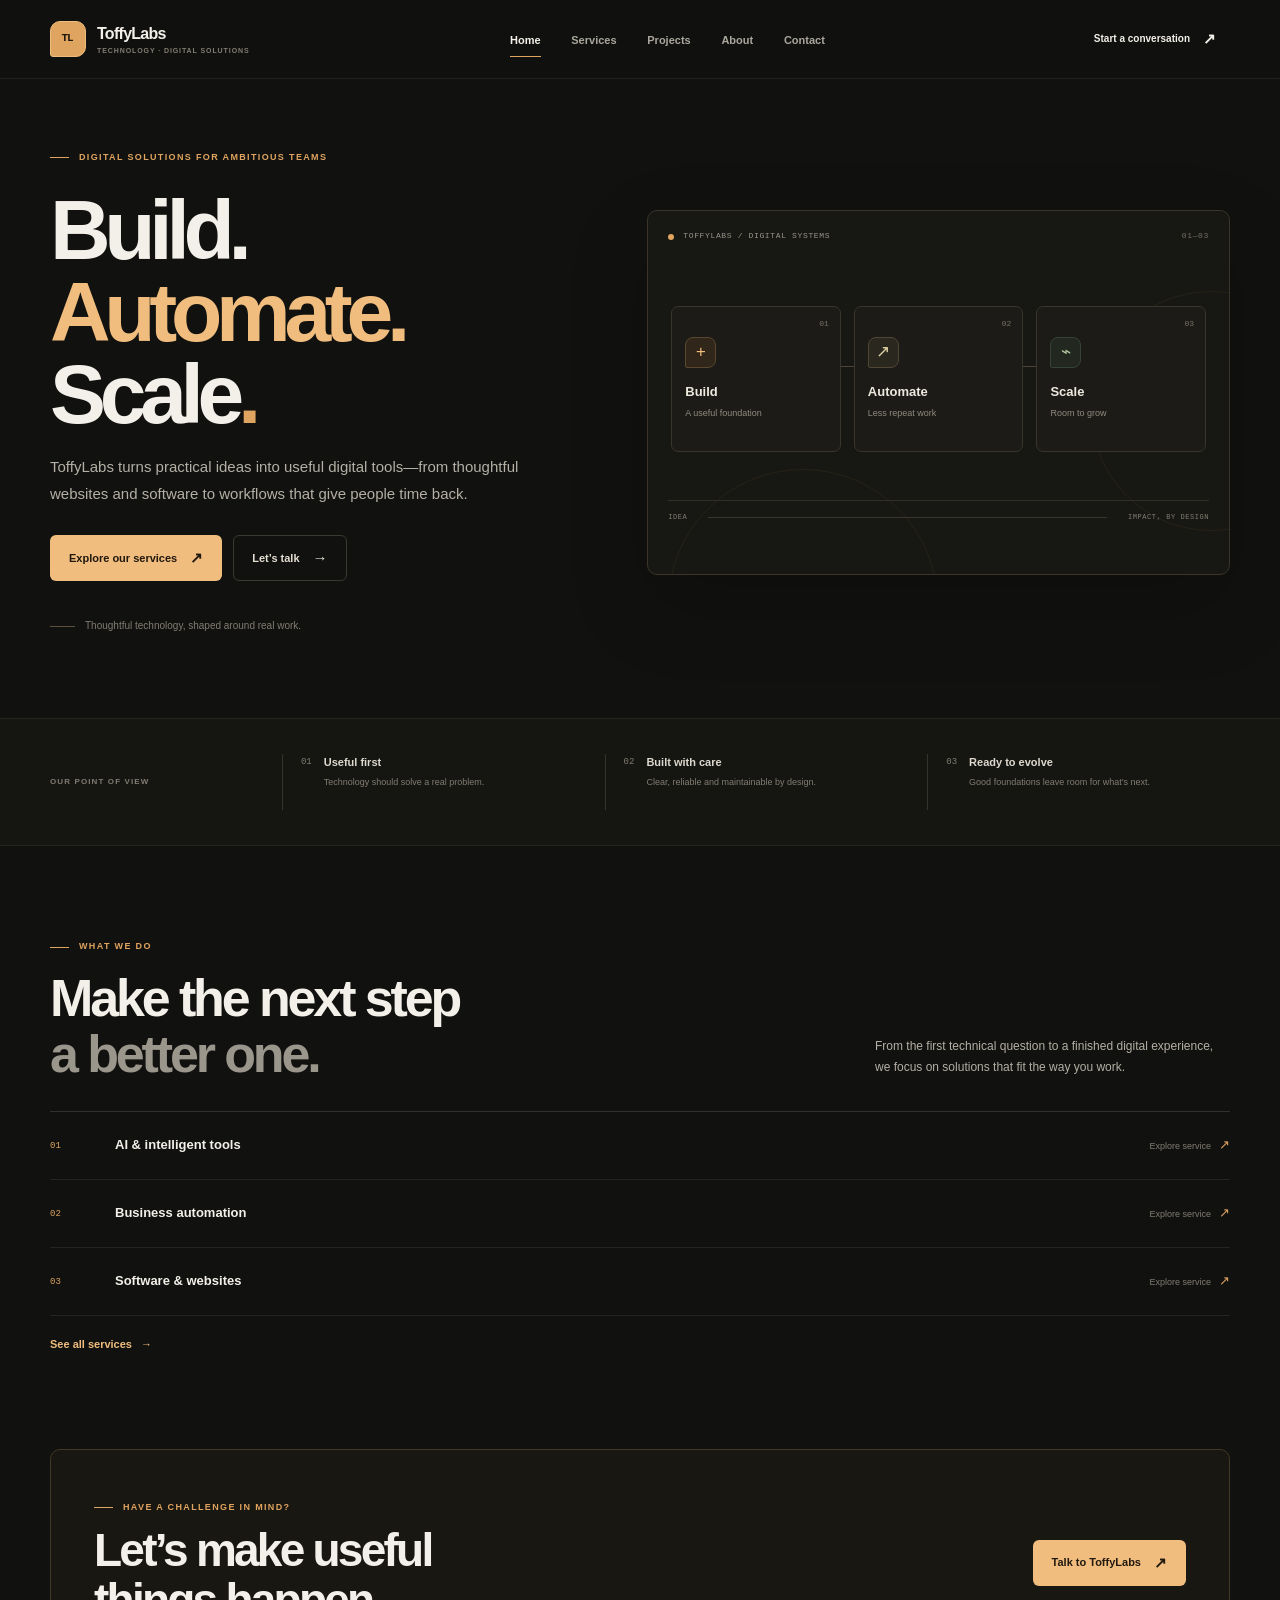
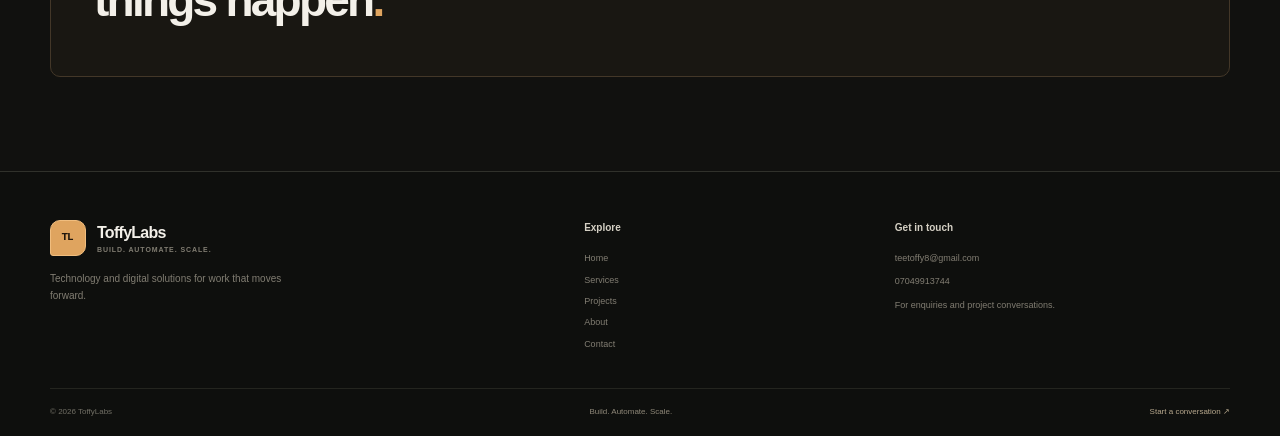
<file: index.html>
<!doctype html>
<html lang="en">
<head>
  <meta charset="utf-8">
  <meta name="viewport" content="width=device-width, initial-scale=1">
  <meta name="theme-color" content="#11110f">
  <meta name="description" content="ToffyLabs builds useful digital products, websites and automations. Build. Automate. Scale.">
  <title>ToffyLabs — Build. Automate. Scale.</title>
  <link rel="stylesheet" href="styles.css">
  <script src="script.js" defer></script>
</head>
<body data-page="home">
  <a class="skip-link" href="#main-content">Skip to content</a>
  <header class="site-header">
    <div class="container header-inner">
      <a class="brand" href="index.html" aria-label="ToffyLabs home">
        <span class="brand-mark" aria-hidden="true"><span>TL</span></span>
        <span class="brand-copy"><strong>ToffyLabs</strong><small>TECHNOLOGY · DIGITAL SOLUTIONS</small></span>
      </a>
      <button class="menu-toggle" type="button" aria-label="Open navigation" aria-expanded="false" aria-controls="primary-nav"><span></span><span></span></button>
      <nav class="primary-nav" id="primary-nav" aria-label="Main navigation">
        <a class="nav-link" href="index.html" aria-current="page">Home</a>
        <a class="nav-link" href="services.html">Services</a>
        <a class="nav-link" href="projects.html">Projects</a>
        <a class="nav-link" href="about.html">About</a>
        <a class="nav-link" href="contact.html">Contact</a>
      </nav>
      <a class="button button-small header-cta" href="contact.html">Start a conversation <span aria-hidden="true">↗</span></a>
    </div>
  </header>

  <main id="main-content">
    <section class="hero container">
      <div class="hero-copy reveal">
        <p class="eyebrow"><span class="eyebrow-line" aria-hidden="true"></span> DIGITAL SOLUTIONS FOR AMBITIOUS TEAMS</p>
        <h1>Build.<br><span class="accent-word">Automate.</span><br>Scale<span class="period">.</span></h1>
        <p class="hero-description">ToffyLabs turns practical ideas into useful digital tools—from thoughtful websites and software to workflows that give people time back.</p>
        <div class="hero-actions">
          <a class="button button-primary" href="services.html">Explore our services <span aria-hidden="true">↗</span></a>
          <a class="button button-quiet" href="contact.html">Let’s talk <span aria-hidden="true">→</span></a>
        </div>
        <div class="hero-note"><span class="note-rule" aria-hidden="true"></span><span>Thoughtful technology, shaped around real work.</span></div>
      </div>

      <div class="hero-art reveal" aria-label="Build, automate and scale workflow illustration">
        <div class="art-topline"><span class="art-brand-dot" aria-hidden="true"></span><span>TOFFYLABS / DIGITAL SYSTEMS</span><span class="art-index">01—03</span></div>
        <div class="workflow">
          <div class="workflow-line" aria-hidden="true"><span></span><span></span></div>
          <article class="workflow-node node-build"><span class="node-number">01</span><span class="node-symbol build-symbol" aria-hidden="true">+</span><span class="node-title">Build</span><span class="node-caption">A useful foundation</span></article>
          <article class="workflow-node node-automate"><span class="node-number">02</span><span class="node-symbol automate-symbol" aria-hidden="true">↗</span><span class="node-title">Automate</span><span class="node-caption">Less repeat work</span></article>
          <article class="workflow-node node-scale"><span class="node-number">03</span><span class="node-symbol scale-symbol" aria-hidden="true">⌁</span><span class="node-title">Scale</span><span class="node-caption">Room to grow</span></article>
        </div>
        <div class="art-foot"><span>IDEA</span><span class="art-foot-line" aria-hidden="true"></span><span>IMPACT, BY DESIGN</span></div>
        <span class="art-orbit orbit-one" aria-hidden="true"></span><span class="art-orbit orbit-two" aria-hidden="true"></span>
      </div>
    </section>

    <section class="principles-band" aria-label="How ToffyLabs works">
      <div class="container principles-inner">
        <p class="band-label">OUR POINT OF VIEW</p>
        <div class="principle"><span class="principle-index">01</span><p><strong>Useful first</strong><span>Technology should solve a real problem.</span></p></div>
        <div class="principle"><span class="principle-index">02</span><p><strong>Built with care</strong><span>Clear, reliable and maintainable by design.</span></p></div>
        <div class="principle"><span class="principle-index">03</span><p><strong>Ready to evolve</strong><span>Good foundations leave room for what’s next.</span></p></div>
      </div>
    </section>

    <section class="home-services container section-space reveal">
      <div class="section-heading">
        <div><p class="eyebrow"><span class="eyebrow-line" aria-hidden="true"></span> WHAT WE DO</p><h2>Make the next step<br><span class="muted-heading">a better one.</span></h2></div>
        <p class="section-intro">From the first technical question to a finished digital experience, we focus on solutions that fit the way you work.</p>
      </div>
      <div class="service-overview-list">
        <a href="services.html" class="service-overview-item"><span>01</span><strong>AI &amp; intelligent tools</strong><span>Explore service <b aria-hidden="true">↗</b></span></a>
        <a href="services.html" class="service-overview-item"><span>02</span><strong>Business automation</strong><span>Explore service <b aria-hidden="true">↗</b></span></a>
        <a href="services.html" class="service-overview-item"><span>03</span><strong>Software &amp; websites</strong><span>Explore service <b aria-hidden="true">↗</b></span></a>
      </div>
      <a class="text-link" href="services.html">See all services <span aria-hidden="true">→</span></a>
    </section>

    <section class="closing-cta container reveal">
      <div><p class="eyebrow"><span class="eyebrow-line" aria-hidden="true"></span> HAVE A CHALLENGE IN MIND?</p><h2>Let’s make useful<br>things happen<span class="period">.</span></h2></div>
      <a class="button button-primary" href="contact.html">Talk to ToffyLabs <span aria-hidden="true">↗</span></a>
    </section>
  </main>

  <footer class="site-footer">
    <div class="container footer-main">
      <div class="footer-brand-block"><a class="brand footer-brand" href="index.html" aria-label="ToffyLabs home"><span class="brand-mark" aria-hidden="true"><span>TL</span></span><span class="brand-copy"><strong>ToffyLabs</strong><small>BUILD. AUTOMATE. SCALE.</small></span></a><p>Technology and digital solutions for work that moves forward.</p></div>
      <div class="footer-column"><h2>Explore</h2><nav aria-label="Footer navigation"><a href="index.html">Home</a><a href="services.html">Services</a><a href="projects.html">Projects</a><a href="about.html">About</a><a href="contact.html">Contact</a></nav></div>
      <div class="footer-column footer-contact"><h2>Get in touch</h2><a href="mailto:teetoffy8@gmail.com">teetoffy8@gmail.com</a><a href="tel:07049913744">07049913744</a><span>For enquiries and project conversations.</span></div>
    </div>
    <div class="container footer-bottom"><span>© <span data-year>2026</span> ToffyLabs</span><span>Build. Automate. Scale.</span><a href="contact.html">Start a conversation <span aria-hidden="true">↗</span></a></div>
  </footer>
</body>
</html>
</file>
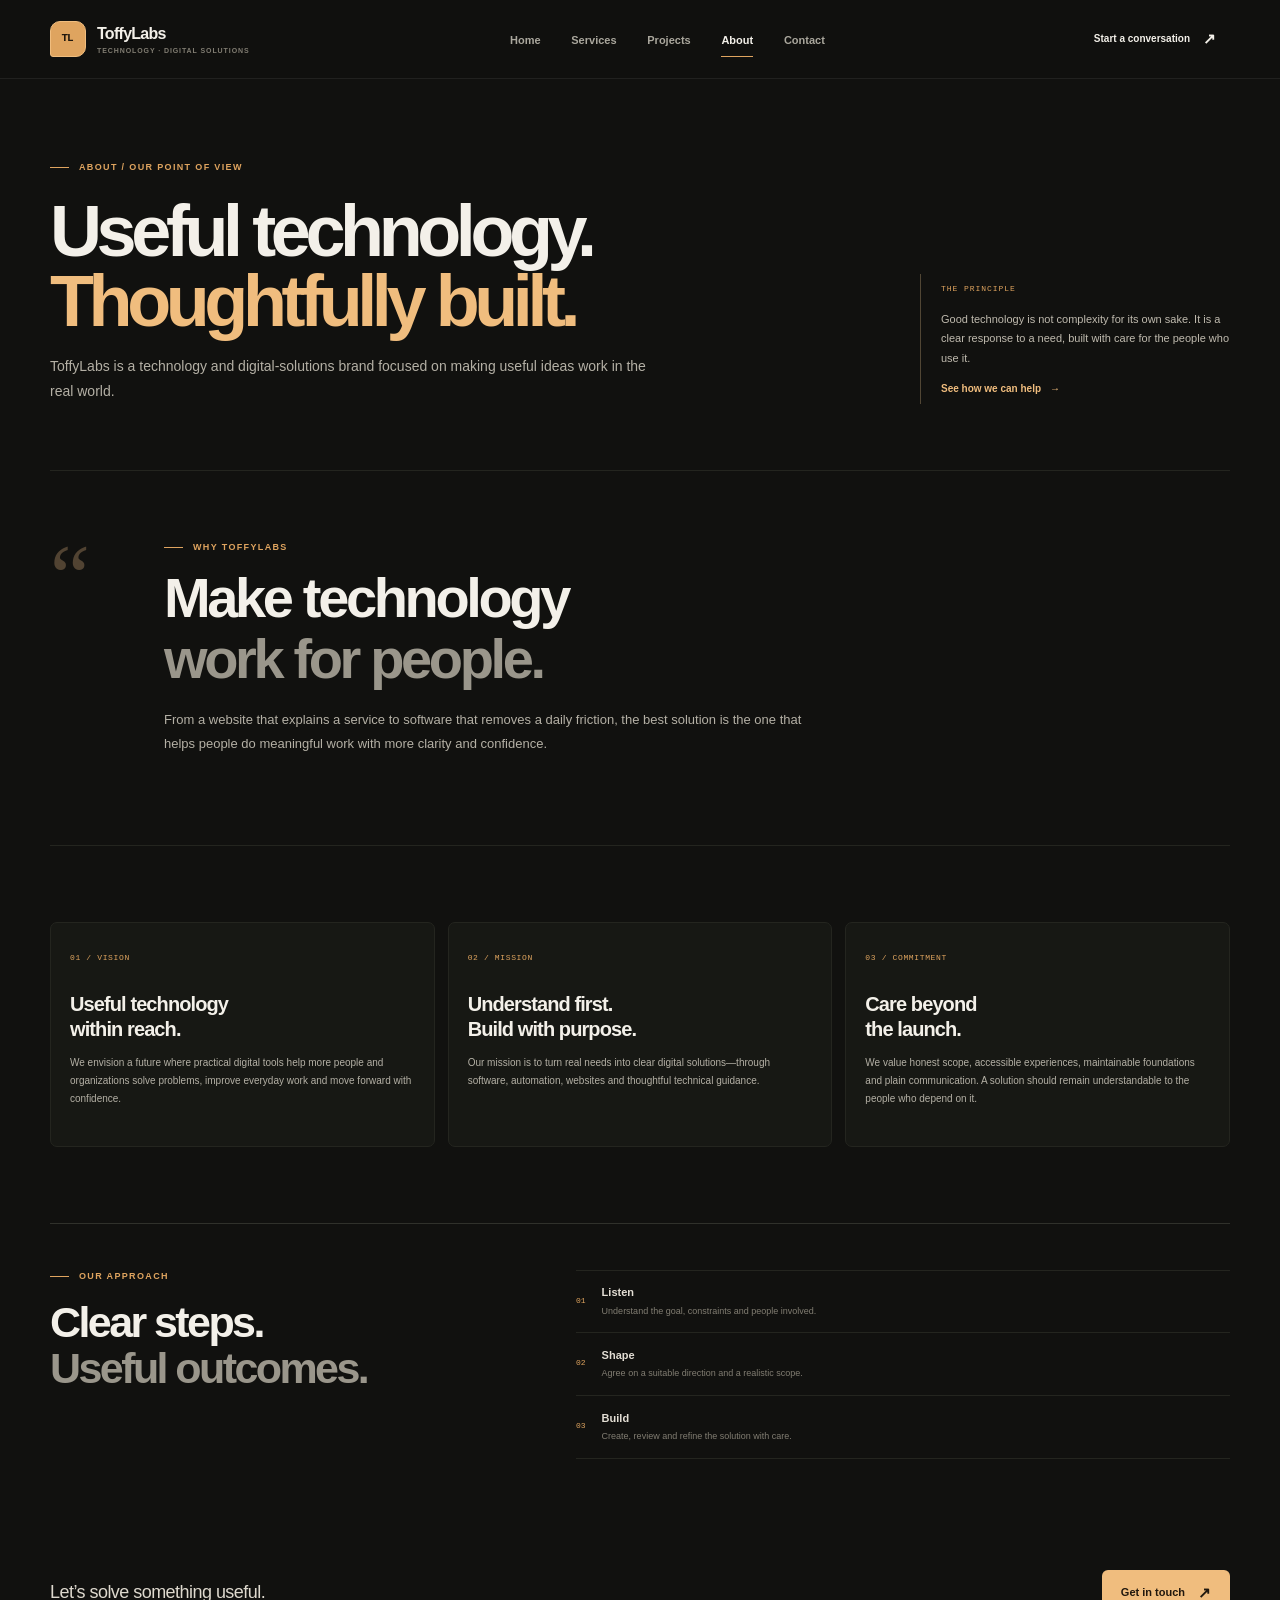
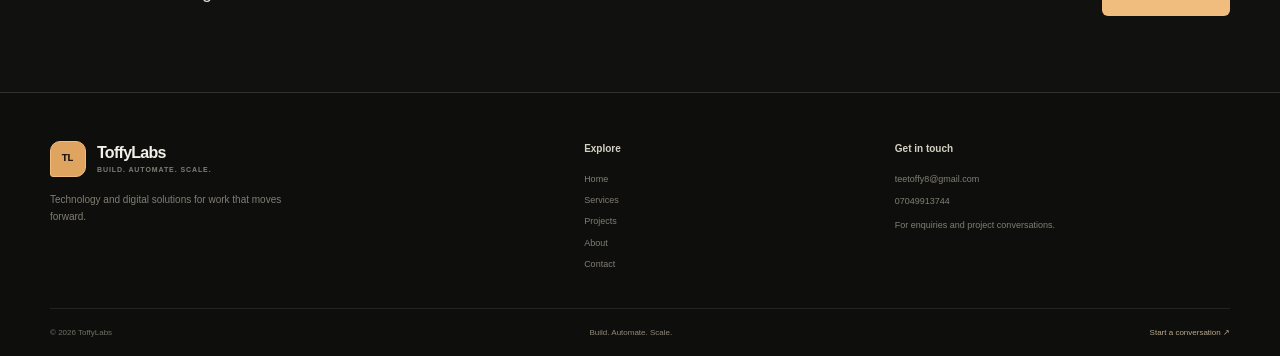
<file: about.html>
<!doctype html>
<html lang="en">
<head>
  <meta charset="utf-8">
  <meta name="viewport" content="width=device-width, initial-scale=1">
  <meta name="theme-color" content="#11110f">
  <meta name="description" content="Learn about the ToffyLabs vision, mission and commitment to useful technology.">
  <title>About — ToffyLabs</title>
  <link rel="stylesheet" href="styles.css">
  <script src="script.js" defer></script>
</head>
<body data-page="about">
  <a class="skip-link" href="#main-content">Skip to content</a>
  <header class="site-header"><div class="container header-inner">
    <a class="brand" href="index.html" aria-label="ToffyLabs home"><span class="brand-mark" aria-hidden="true"><span>TL</span></span><span class="brand-copy"><strong>ToffyLabs</strong><small>TECHNOLOGY · DIGITAL SOLUTIONS</small></span></a>
    <button class="menu-toggle" type="button" aria-label="Open navigation" aria-expanded="false" aria-controls="primary-nav"><span></span><span></span></button>
    <nav class="primary-nav" id="primary-nav" aria-label="Main navigation"><a class="nav-link" href="index.html">Home</a><a class="nav-link" href="services.html">Services</a><a class="nav-link" href="projects.html">Projects</a><a class="nav-link" href="about.html" aria-current="page">About</a><a class="nav-link" href="contact.html">Contact</a></nav>
    <a class="button button-small header-cta" href="contact.html">Start a conversation <span aria-hidden="true">↗</span></a>
  </div></header>

  <main id="main-content">
    <section class="page-hero about-hero container">
      <div class="page-hero-copy reveal"><p class="eyebrow"><span class="eyebrow-line" aria-hidden="true"></span> ABOUT / OUR POINT OF VIEW</p><h1>Useful technology.<br><span class="accent-word">Thoughtfully built.</span></h1><p class="page-lead">ToffyLabs is a technology and digital-solutions brand focused on making useful ideas work in the real world.</p></div>
      <div class="page-hero-aside reveal"><span class="aside-index">THE PRINCIPLE</span><p>Good technology is not complexity for its own sake. It is a clear response to a need, built with care for the people who use it.</p><a class="text-link" href="services.html">See how we can help <span aria-hidden="true">→</span></a></div>
    </section>

    <section class="about-statement container section-space reveal"><p class="statement-mark" aria-hidden="true">“</p><div><p class="eyebrow"><span class="eyebrow-line" aria-hidden="true"></span> WHY TOFFYLABS</p><h2>Make technology<br><span class="muted-heading">work for people.</span></h2><p class="statement-copy">From a website that explains a service to software that removes a daily friction, the best solution is the one that helps people do meaningful work with more clarity and confidence.</p></div></section>

    <section class="values-grid container" aria-label="ToffyLabs principles">
      <article class="value-panel reveal"><span class="value-index">01 / VISION</span><h2>Useful technology<br>within reach.</h2><p>We envision a future where practical digital tools help more people and organizations solve problems, improve everyday work and move forward with confidence.</p></article>
      <article class="value-panel reveal"><span class="value-index">02 / MISSION</span><h2>Understand first.<br>Build with purpose.</h2><p>Our mission is to turn real needs into clear digital solutions—through software, automation, websites and thoughtful technical guidance.</p></article>
      <article class="value-panel reveal"><span class="value-index">03 / COMMITMENT</span><h2>Care beyond<br>the launch.</h2><p>We value honest scope, accessible experiences, maintainable foundations and plain communication. A solution should remain understandable to the people who depend on it.</p></article>
    </section>

    <section class="approach-section container reveal"><div><p class="eyebrow"><span class="eyebrow-line" aria-hidden="true"></span> OUR APPROACH</p><h2>Clear steps.<br><span class="muted-heading">Useful outcomes.</span></h2></div><ol class="approach-list"><li><span>01</span><p><strong>Listen</strong><small>Understand the goal, constraints and people involved.</small></p></li><li><span>02</span><p><strong>Shape</strong><small>Agree on a suitable direction and a realistic scope.</small></p></li><li><span>03</span><p><strong>Build</strong><small>Create, review and refine the solution with care.</small></p></li></ol></section>
    <section class="page-cta container reveal"><p>Let’s solve something useful.</p><a class="button button-primary" href="contact.html">Get in touch <span aria-hidden="true">↗</span></a></section>
  </main>

  <footer class="site-footer"><div class="container footer-main">
    <div class="footer-brand-block"><a class="brand footer-brand" href="index.html" aria-label="ToffyLabs home"><span class="brand-mark" aria-hidden="true"><span>TL</span></span><span class="brand-copy"><strong>ToffyLabs</strong><small>BUILD. AUTOMATE. SCALE.</small></span></a><p>Technology and digital solutions for work that moves forward.</p></div>
    <div class="footer-column"><h2>Explore</h2><nav aria-label="Footer navigation"><a href="index.html">Home</a><a href="services.html">Services</a><a href="projects.html">Projects</a><a href="about.html">About</a><a href="contact.html">Contact</a></nav></div>
    <div class="footer-column footer-contact"><h2>Get in touch</h2><a href="mailto:teetoffy8@gmail.com">teetoffy8@gmail.com</a><a href="tel:07049913744">07049913744</a><span>For enquiries and project conversations.</span></div>
  </div><div class="container footer-bottom"><span>© <span data-year>2026</span> ToffyLabs</span><span>Build. Automate. Scale.</span><a href="contact.html">Start a conversation <span aria-hidden="true">↗</span></a></div></footer>
</body>
</html>
</file>
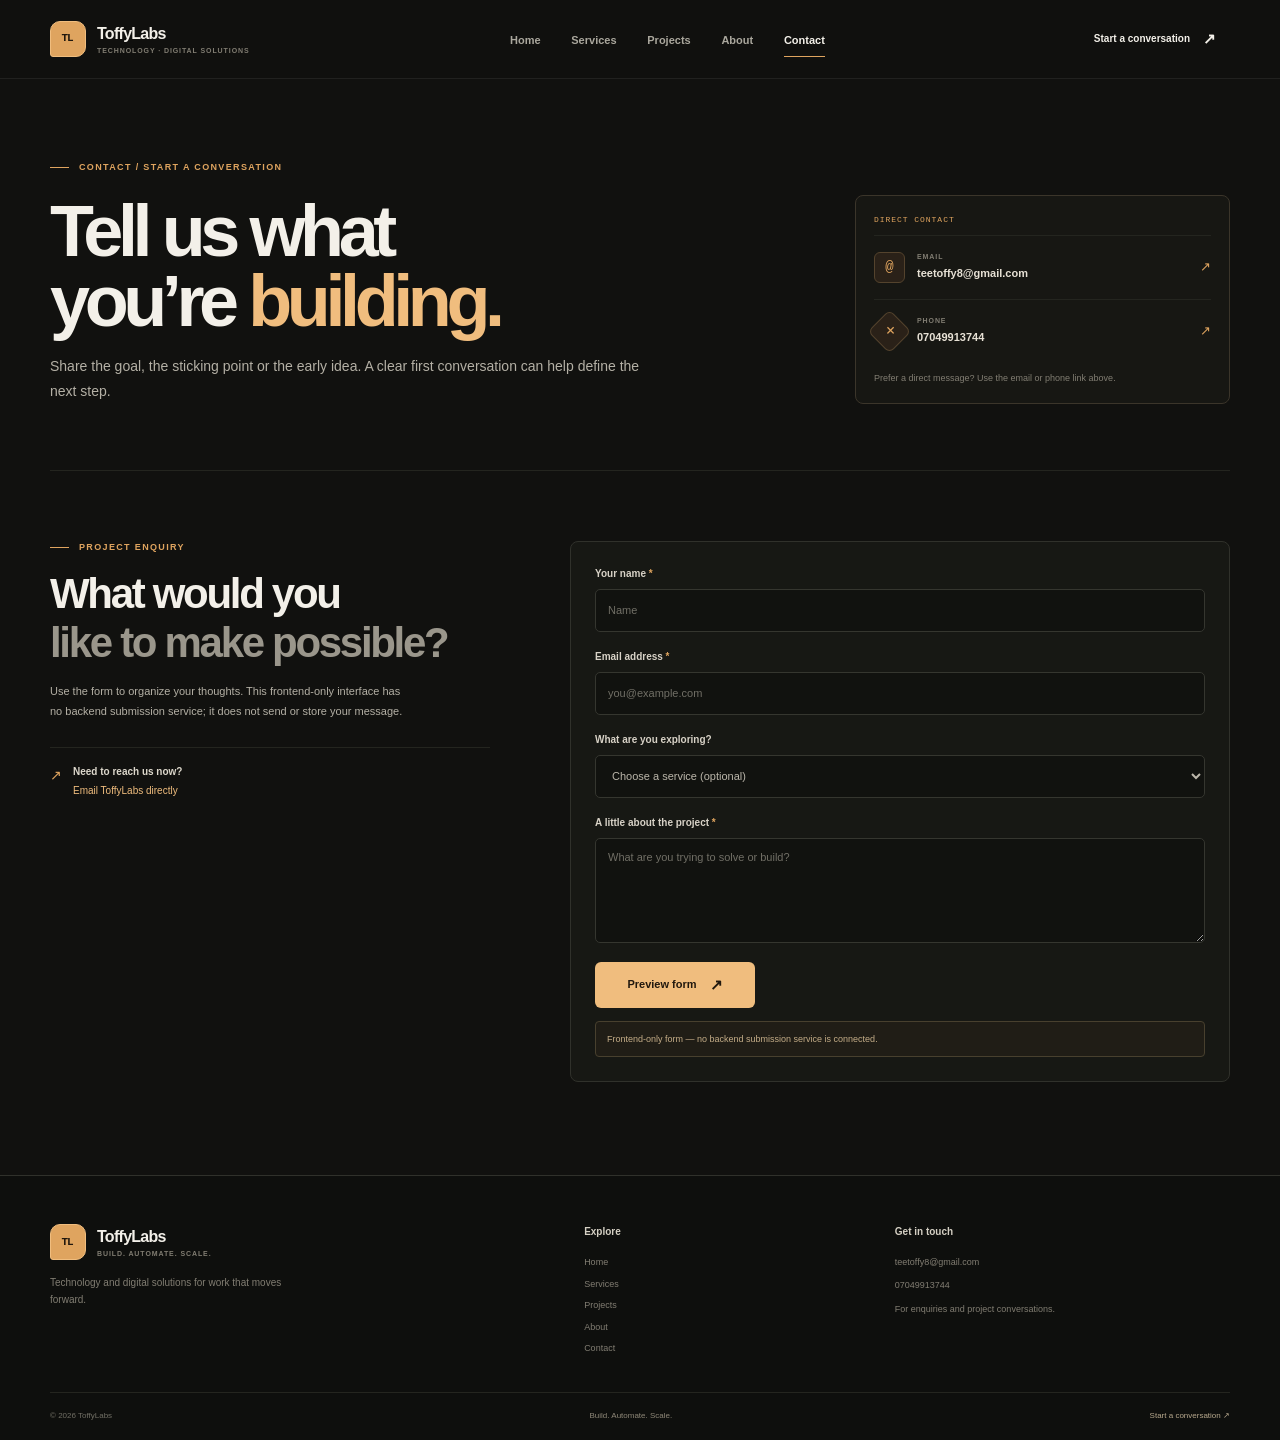
<file: contact.html>
<!doctype html>
<html lang="en">
<head>
  <meta charset="utf-8">
  <meta name="viewport" content="width=device-width, initial-scale=1">
  <meta name="theme-color" content="#11110f">
  <meta name="description" content="Contact ToffyLabs by phone or email to discuss a technology or digital-solutions project.">
  <title>Contact — ToffyLabs</title>
  <link rel="stylesheet" href="styles.css">
  <script src="script.js" defer></script>
</head>
<body data-page="contact">
  <a class="skip-link" href="#main-content">Skip to content</a>
  <header class="site-header"><div class="container header-inner">
    <a class="brand" href="index.html" aria-label="ToffyLabs home"><span class="brand-mark" aria-hidden="true"><span>TL</span></span><span class="brand-copy"><strong>ToffyLabs</strong><small>TECHNOLOGY · DIGITAL SOLUTIONS</small></span></a>
    <button class="menu-toggle" type="button" aria-label="Open navigation" aria-expanded="false" aria-controls="primary-nav"><span></span><span></span></button>
    <nav class="primary-nav" id="primary-nav" aria-label="Main navigation"><a class="nav-link" href="index.html">Home</a><a class="nav-link" href="services.html">Services</a><a class="nav-link" href="projects.html">Projects</a><a class="nav-link" href="about.html">About</a><a class="nav-link" href="contact.html" aria-current="page">Contact</a></nav>
    <a class="button button-small header-cta" href="contact.html">Start a conversation <span aria-hidden="true">↗</span></a>
  </div></header>

  <main id="main-content">
    <section class="page-hero contact-hero container">
      <div class="page-hero-copy reveal"><p class="eyebrow"><span class="eyebrow-line" aria-hidden="true"></span> CONTACT / START A CONVERSATION</p><h1>Tell us what<br>you’re <span class="accent-word">building.</span></h1><p class="page-lead">Share the goal, the sticking point or the early idea. A clear first conversation can help define the next step.</p></div>
      <div class="contact-direct reveal"><span class="aside-index">DIRECT CONTACT</span><a class="contact-method" href="mailto:teetoffy8@gmail.com"><span class="contact-method-icon" aria-hidden="true">@</span><span><small>EMAIL</small><strong>teetoffy8@gmail.com</strong></span><span class="contact-arrow" aria-hidden="true">↗</span></a><a class="contact-method" href="tel:07049913744"><span class="contact-method-icon phone-icon" aria-hidden="true">+</span><span><small>PHONE</small><strong>07049913744</strong></span><span class="contact-arrow" aria-hidden="true">↗</span></a><p>Prefer a direct message? Use the email or phone link above.</p></div>
    </section>

    <section class="contact-layout container section-space">
      <div class="contact-form-intro reveal"><p class="eyebrow"><span class="eyebrow-line" aria-hidden="true"></span> PROJECT ENQUIRY</p><h2>What would you<br><span class="muted-heading">like to make possible?</span></h2><p>Use the form to organize your thoughts. This frontend-only interface has no backend submission service; it does not send or store your message.</p><div class="form-alternative"><span class="alternative-mark" aria-hidden="true">↗</span><p><strong>Need to reach us now?</strong><a href="mailto:teetoffy8@gmail.com">Email ToffyLabs directly</a></p></div></div>
      <form class="contact-form reveal" id="contact-form">
        <div class="form-row"><label for="name">Your name <span aria-hidden="true">*</span></label><input id="name" name="name" type="text" autocomplete="name" placeholder="Name" required></div>
        <div class="form-row"><label for="email">Email address <span aria-hidden="true">*</span></label><input id="email" name="email" type="email" autocomplete="email" placeholder="you@example.com" required></div>
        <div class="form-row"><label for="service">What are you exploring?</label><select id="service" name="service"><option value="">Choose a service (optional)</option><option>AI Solutions</option><option>Business Automation</option><option>Software Development</option><option>Website Development</option><option>Technical Consulting</option><option>Something else</option></select></div>
        <div class="form-row"><label for="message">A little about the project <span aria-hidden="true">*</span></label><textarea id="message" name="message" rows="4" placeholder="What are you trying to solve or build?" required></textarea></div>
        <button class="button button-primary form-submit" type="submit">Preview form <span aria-hidden="true">↗</span></button>
        <p class="form-status" id="form-status" role="status" aria-live="polite">Frontend-only form — no backend submission service is connected.</p>
      </form>
    </section>
  </main>

  <footer class="site-footer"><div class="container footer-main">
    <div class="footer-brand-block"><a class="brand footer-brand" href="index.html" aria-label="ToffyLabs home"><span class="brand-mark" aria-hidden="true"><span>TL</span></span><span class="brand-copy"><strong>ToffyLabs</strong><small>BUILD. AUTOMATE. SCALE.</small></span></a><p>Technology and digital solutions for work that moves forward.</p></div>
    <div class="footer-column"><h2>Explore</h2><nav aria-label="Footer navigation"><a href="index.html">Home</a><a href="services.html">Services</a><a href="projects.html">Projects</a><a href="about.html">About</a><a href="contact.html">Contact</a></nav></div>
    <div class="footer-column footer-contact"><h2>Get in touch</h2><a href="mailto:teetoffy8@gmail.com">teetoffy8@gmail.com</a><a href="tel:07049913744">07049913744</a><span>For enquiries and project conversations.</span></div>
  </div><div class="container footer-bottom"><span>© <span data-year>2026</span> ToffyLabs</span><span>Build. Automate. Scale.</span><a href="contact.html">Start a conversation <span aria-hidden="true">↗</span></a></div></footer>
</body>
</html>
</file>
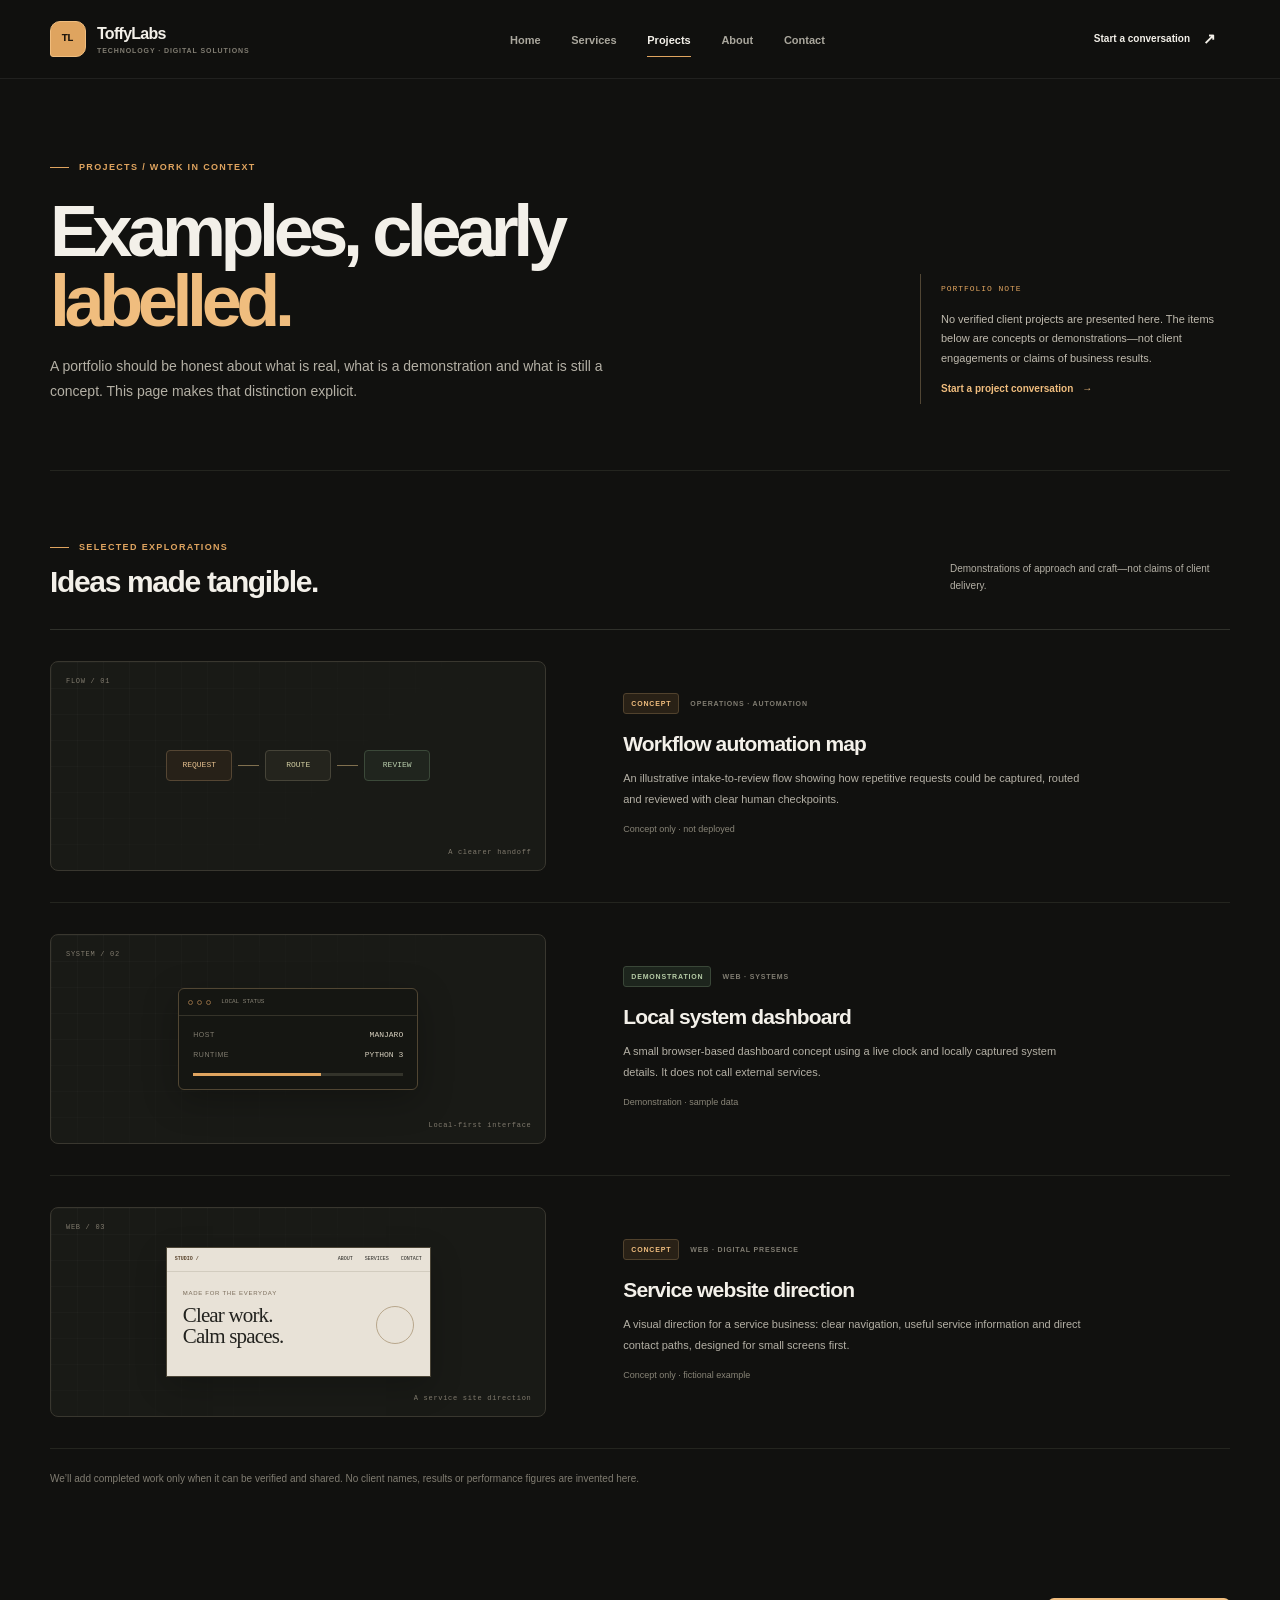
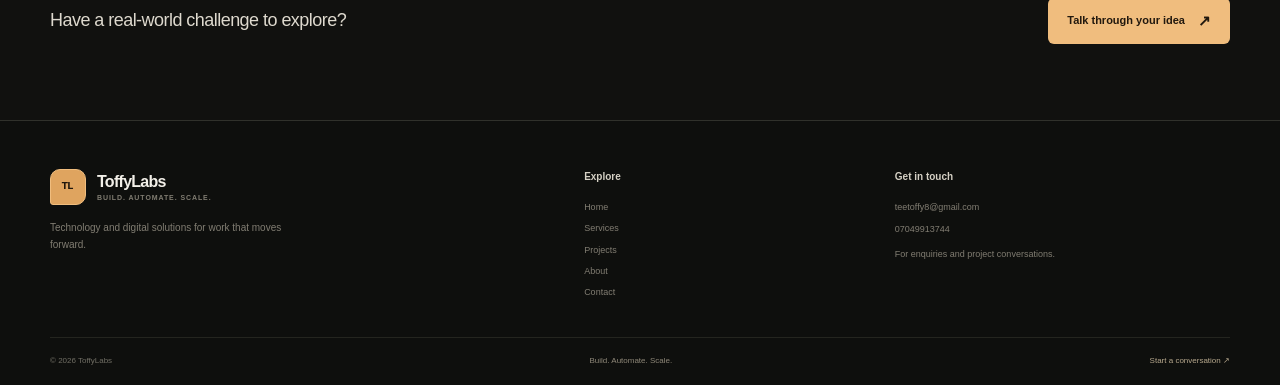
<file: projects.html>
<!doctype html>
<html lang="en">
<head>
  <meta charset="utf-8">
  <meta name="viewport" content="width=device-width, initial-scale=1">
  <meta name="theme-color" content="#11110f">
  <meta name="description" content="ToffyLabs project concepts and demonstrations, clearly identified and presented without unverified client claims.">
  <title>Projects — ToffyLabs</title>
  <link rel="stylesheet" href="styles.css">
  <script src="script.js" defer></script>
</head>
<body data-page="projects">
  <a class="skip-link" href="#main-content">Skip to content</a>
  <header class="site-header"><div class="container header-inner">
    <a class="brand" href="index.html" aria-label="ToffyLabs home"><span class="brand-mark" aria-hidden="true"><span>TL</span></span><span class="brand-copy"><strong>ToffyLabs</strong><small>TECHNOLOGY · DIGITAL SOLUTIONS</small></span></a>
    <button class="menu-toggle" type="button" aria-label="Open navigation" aria-expanded="false" aria-controls="primary-nav"><span></span><span></span></button>
    <nav class="primary-nav" id="primary-nav" aria-label="Main navigation"><a class="nav-link" href="index.html">Home</a><a class="nav-link" href="services.html">Services</a><a class="nav-link" href="projects.html" aria-current="page">Projects</a><a class="nav-link" href="about.html">About</a><a class="nav-link" href="contact.html">Contact</a></nav>
    <a class="button button-small header-cta" href="contact.html">Start a conversation <span aria-hidden="true">↗</span></a>
  </div></header>

  <main id="main-content">
    <section class="page-hero container">
      <div class="page-hero-copy reveal"><p class="eyebrow"><span class="eyebrow-line" aria-hidden="true"></span> PROJECTS / WORK IN CONTEXT</p><h1>Examples, clearly<br><span class="accent-word">labelled.</span></h1><p class="page-lead">A portfolio should be honest about what is real, what is a demonstration and what is still a concept. This page makes that distinction explicit.</p></div>
      <div class="page-hero-aside reveal"><span class="aside-index">PORTFOLIO NOTE</span><p>No verified client projects are presented here. The items below are concepts or demonstrations—not client engagements or claims of business results.</p><a class="text-link" href="contact.html">Start a project conversation <span aria-hidden="true">→</span></a></div>
    </section>

    <section class="portfolio-section container section-space" aria-labelledby="portfolio-heading">
      <div class="section-heading compact-heading"><div><p class="eyebrow"><span class="eyebrow-line" aria-hidden="true"></span> SELECTED EXPLORATIONS</p><h2 id="portfolio-heading">Ideas made tangible.</h2></div><p class="section-intro">Demonstrations of approach and craft—not claims of client delivery.</p></div>
      <div class="portfolio-list">
        <article class="portfolio-item reveal">
          <div class="portfolio-visual workflow-visual" aria-hidden="true"><span class="visual-label">FLOW / 01</span><div class="flow-node flow-start">REQUEST</div><span class="flow-connector"></span><div class="flow-node flow-mid">ROUTE</div><span class="flow-connector"></span><div class="flow-node flow-end">REVIEW</div><span class="visual-caption">A clearer handoff</span></div>
          <div class="portfolio-copy"><div class="portfolio-meta"><span class="project-badge badge-concept">CONCEPT</span><span>OPERATIONS · AUTOMATION</span></div><h3>Workflow automation map</h3><p>An illustrative intake-to-review flow showing how repetitive requests could be captured, routed and reviewed with clear human checkpoints.</p><span class="portfolio-disclaimer">Concept only · not deployed</span></div>
        </article>
        <article class="portfolio-item reveal">
          <div class="portfolio-visual system-visual" aria-hidden="true"><span class="visual-label">SYSTEM / 02</span><div class="mini-window"><div class="mini-window-bar"><i></i><i></i><i></i><span>LOCAL STATUS</span></div><div class="mini-window-content"><span>HOST</span><b>MANJARO</b><span>RUNTIME</span><b>PYTHON 3</b><span class="mini-meter"><i></i></span></div></div><span class="visual-caption">Local-first interface</span></div>
          <div class="portfolio-copy"><div class="portfolio-meta"><span class="project-badge badge-demo">DEMONSTRATION</span><span>WEB · SYSTEMS</span></div><h3>Local system dashboard</h3><p>A small browser-based dashboard concept using a live clock and locally captured system details. It does not call external services.</p><span class="portfolio-disclaimer">Demonstration · sample data</span></div>
        </article>
        <article class="portfolio-item reveal">
          <div class="portfolio-visual web-visual" aria-hidden="true"><span class="visual-label">WEB / 03</span><div class="web-frame"><div class="web-frame-nav"><span class="web-frame-logo">STUDIO /</span><span>ABOUT&nbsp;&nbsp;&nbsp; SERVICES&nbsp;&nbsp;&nbsp; CONTACT</span></div><div class="web-frame-content"><span>MADE FOR THE EVERYDAY</span><b>Clear work.<br>Calm spaces.</b><i></i></div></div><span class="visual-caption">A service site direction</span></div>
          <div class="portfolio-copy"><div class="portfolio-meta"><span class="project-badge badge-concept">CONCEPT</span><span>WEB · DIGITAL PRESENCE</span></div><h3>Service website direction</h3><p>A visual direction for a service business: clear navigation, useful service information and direct contact paths, designed for small screens first.</p><span class="portfolio-disclaimer">Concept only · fictional example</span></div>
        </article>
      </div>
      <p class="portfolio-honesty">We’ll add completed work only when it can be verified and shared. No client names, results or performance figures are invented here.</p>
    </section>
    <section class="page-cta container reveal"><p>Have a real-world challenge to explore?</p><a class="button button-primary" href="contact.html">Talk through your idea <span aria-hidden="true">↗</span></a></section>
  </main>

  <footer class="site-footer"><div class="container footer-main">
    <div class="footer-brand-block"><a class="brand footer-brand" href="index.html" aria-label="ToffyLabs home"><span class="brand-mark" aria-hidden="true"><span>TL</span></span><span class="brand-copy"><strong>ToffyLabs</strong><small>BUILD. AUTOMATE. SCALE.</small></span></a><p>Technology and digital solutions for work that moves forward.</p></div>
    <div class="footer-column"><h2>Explore</h2><nav aria-label="Footer navigation"><a href="index.html">Home</a><a href="services.html">Services</a><a href="projects.html">Projects</a><a href="about.html">About</a><a href="contact.html">Contact</a></nav></div>
    <div class="footer-column footer-contact"><h2>Get in touch</h2><a href="mailto:teetoffy8@gmail.com">teetoffy8@gmail.com</a><a href="tel:07049913744">07049913744</a><span>For enquiries and project conversations.</span></div>
  </div><div class="container footer-bottom"><span>© <span data-year>2026</span> ToffyLabs</span><span>Build. Automate. Scale.</span><a href="contact.html">Start a conversation <span aria-hidden="true">↗</span></a></div></footer>
</body>
</html>
</file>
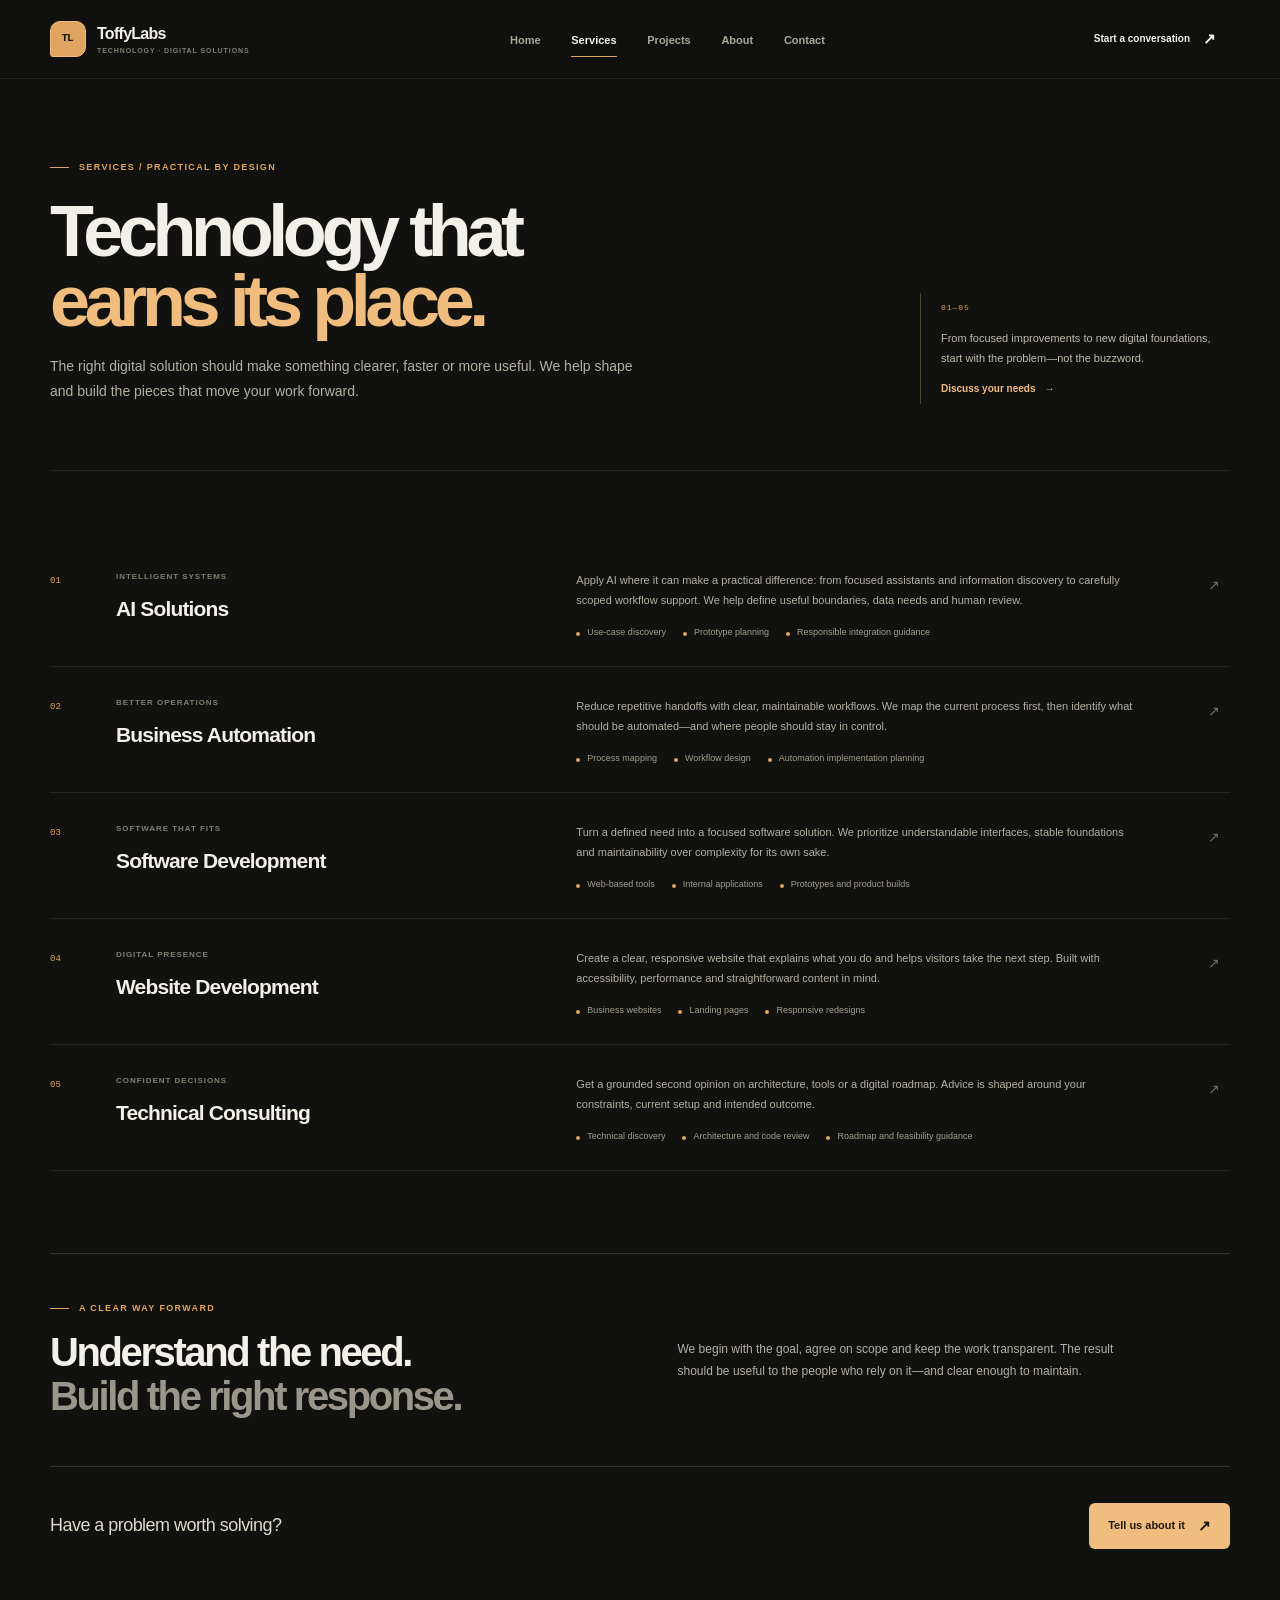
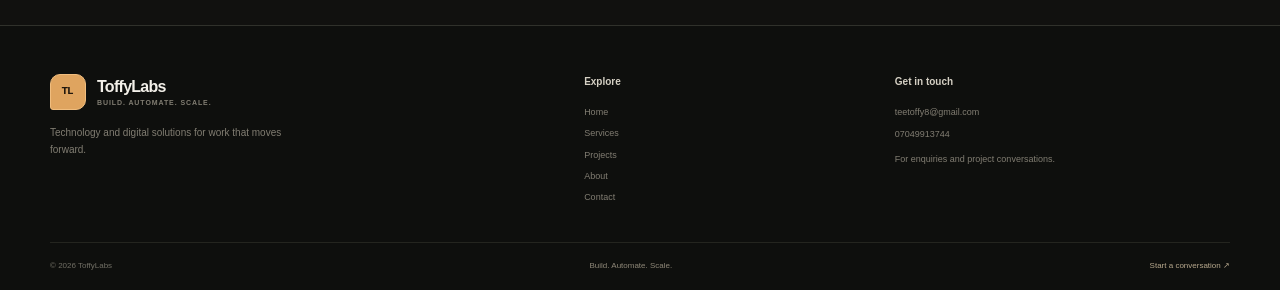
<file: services.html>
<!doctype html>
<html lang="en">
<head>
  <meta charset="utf-8">
  <meta name="viewport" content="width=device-width, initial-scale=1">
  <meta name="theme-color" content="#11110f">
  <meta name="description" content="Explore AI solutions, business automation, software development, websites and technical consulting from ToffyLabs.">
  <title>Services — ToffyLabs</title>
  <link rel="stylesheet" href="styles.css">
  <script src="script.js" defer></script>
</head>
<body data-page="services">
  <a class="skip-link" href="#main-content">Skip to content</a>
  <header class="site-header"><div class="container header-inner">
    <a class="brand" href="index.html" aria-label="ToffyLabs home"><span class="brand-mark" aria-hidden="true"><span>TL</span></span><span class="brand-copy"><strong>ToffyLabs</strong><small>TECHNOLOGY · DIGITAL SOLUTIONS</small></span></a>
    <button class="menu-toggle" type="button" aria-label="Open navigation" aria-expanded="false" aria-controls="primary-nav"><span></span><span></span></button>
    <nav class="primary-nav" id="primary-nav" aria-label="Main navigation"><a class="nav-link" href="index.html">Home</a><a class="nav-link" href="services.html" aria-current="page">Services</a><a class="nav-link" href="projects.html">Projects</a><a class="nav-link" href="about.html">About</a><a class="nav-link" href="contact.html">Contact</a></nav>
    <a class="button button-small header-cta" href="contact.html">Start a conversation <span aria-hidden="true">↗</span></a>
  </div></header>

  <main id="main-content">
    <section class="page-hero container">
      <div class="page-hero-copy reveal"><p class="eyebrow"><span class="eyebrow-line" aria-hidden="true"></span> SERVICES / PRACTICAL BY DESIGN</p><h1>Technology that<br><span class="accent-word">earns its place.</span></h1><p class="page-lead">The right digital solution should make something clearer, faster or more useful. We help shape and build the pieces that move your work forward.</p></div>
      <div class="page-hero-aside reveal"><span class="aside-index">01—05</span><p>From focused improvements to new digital foundations, start with the problem—not the buzzword.</p><a class="text-link" href="contact.html">Discuss your needs <span aria-hidden="true">→</span></a></div>
    </section>

    <section class="services-list-section container section-space" aria-label="ToffyLabs services">
      <article class="service-row reveal"><span class="service-number">01</span><div class="service-name"><p>INTELLIGENT SYSTEMS</p><h2>AI Solutions</h2></div><div class="service-detail"><p>Apply AI where it can make a practical difference: from focused assistants and information discovery to carefully scoped workflow support. We help define useful boundaries, data needs and human review.</p><ul><li>Use-case discovery</li><li>Prototype planning</li><li>Responsible integration guidance</li></ul></div><span class="service-arrow" aria-hidden="true">↗</span></article>
      <article class="service-row reveal"><span class="service-number">02</span><div class="service-name"><p>BETTER OPERATIONS</p><h2>Business Automation</h2></div><div class="service-detail"><p>Reduce repetitive handoffs with clear, maintainable workflows. We map the current process first, then identify what should be automated—and where people should stay in control.</p><ul><li>Process mapping</li><li>Workflow design</li><li>Automation implementation planning</li></ul></div><span class="service-arrow" aria-hidden="true">↗</span></article>
      <article class="service-row reveal"><span class="service-number">03</span><div class="service-name"><p>SOFTWARE THAT FITS</p><h2>Software Development</h2></div><div class="service-detail"><p>Turn a defined need into a focused software solution. We prioritize understandable interfaces, stable foundations and maintainability over complexity for its own sake.</p><ul><li>Web-based tools</li><li>Internal applications</li><li>Prototypes and product builds</li></ul></div><span class="service-arrow" aria-hidden="true">↗</span></article>
      <article class="service-row reveal"><span class="service-number">04</span><div class="service-name"><p>DIGITAL PRESENCE</p><h2>Website Development</h2></div><div class="service-detail"><p>Create a clear, responsive website that explains what you do and helps visitors take the next step. Built with accessibility, performance and straightforward content in mind.</p><ul><li>Business websites</li><li>Landing pages</li><li>Responsive redesigns</li></ul></div><span class="service-arrow" aria-hidden="true">↗</span></article>
      <article class="service-row reveal"><span class="service-number">05</span><div class="service-name"><p>CONFIDENT DECISIONS</p><h2>Technical Consulting</h2></div><div class="service-detail"><p>Get a grounded second opinion on architecture, tools or a digital roadmap. Advice is shaped around your constraints, current setup and intended outcome.</p><ul><li>Technical discovery</li><li>Architecture and code review</li><li>Roadmap and feasibility guidance</li></ul></div><span class="service-arrow" aria-hidden="true">↗</span></article>
    </section>

    <section class="process-strip container reveal"><div><p class="eyebrow"><span class="eyebrow-line" aria-hidden="true"></span> A CLEAR WAY FORWARD</p><h2>Understand the need.<br><span class="muted-heading">Build the right response.</span></h2></div><p>We begin with the goal, agree on scope and keep the work transparent. The result should be useful to the people who rely on it—and clear enough to maintain.</p></section>
    <section class="page-cta container reveal"><p>Have a problem worth solving?</p><a class="button button-primary" href="contact.html">Tell us about it <span aria-hidden="true">↗</span></a></section>
  </main>

  <footer class="site-footer"><div class="container footer-main">
    <div class="footer-brand-block"><a class="brand footer-brand" href="index.html" aria-label="ToffyLabs home"><span class="brand-mark" aria-hidden="true"><span>TL</span></span><span class="brand-copy"><strong>ToffyLabs</strong><small>BUILD. AUTOMATE. SCALE.</small></span></a><p>Technology and digital solutions for work that moves forward.</p></div>
    <div class="footer-column"><h2>Explore</h2><nav aria-label="Footer navigation"><a href="index.html">Home</a><a href="services.html">Services</a><a href="projects.html">Projects</a><a href="about.html">About</a><a href="contact.html">Contact</a></nav></div>
    <div class="footer-column footer-contact"><h2>Get in touch</h2><a href="mailto:teetoffy8@gmail.com">teetoffy8@gmail.com</a><a href="tel:07049913744">07049913744</a><span>For enquiries and project conversations.</span></div>
  </div><div class="container footer-bottom"><span>© <span data-year>2026</span> ToffyLabs</span><span>Build. Automate. Scale.</span><a href="contact.html">Start a conversation <span aria-hidden="true">↗</span></a></div></footer>
</body>
</html>
</file>
<file: styles.css>
@charset "UTF-8";

:root {
  color-scheme: dark;
  --bg: #11110f;
  --bg-deep: #0d0e0d;
  --surface: #191a17;
  --surface-raised: #20201b;
  --line: #30312b;
  --line-soft: #24251f;
  --text: #f3f0e9;
  --muted: #b4b0a5;
  --quiet: #817d72;
  --accent: #dfa45f;
  --accent-light: #f0bd7e;
  --accent-dim: #31261b;
  --green: #a6c7a1;
  --content: 1180px;
  --radius: 12px;
}

* { box-sizing: border-box; }
html { min-width: 320px; scroll-behavior: smooth; background: var(--bg); }
body {
  min-width: 320px;
  margin: 0;
  color: var(--text);
  background: var(--bg);
  font-family: "Avenir Next", "Noto Sans", "Segoe UI", sans-serif;
  font-size: 15px;
  line-height: 1.6;
  -webkit-font-smoothing: antialiased;
  text-rendering: optimizeLegibility;
}
button, input, select, textarea { font: inherit; }
button, a { -webkit-tap-highlight-color: transparent; }
a { color: inherit; }
button:focus-visible, a:focus-visible, input:focus-visible, select:focus-visible, textarea:focus-visible { outline: 2px solid var(--accent-light); outline-offset: 3px; }
::selection { color: #19140e; background: var(--accent-light); }

.container { width: min(var(--content), calc(100% - 72px)); margin-inline: auto; }
.skip-link { position: fixed; z-index: 100; top: 10px; left: 10px; padding: 9px 13px; transform: translateY(-150%); border-radius: 6px; color: #17120b; background: var(--accent-light); font-weight: 700; text-decoration: none; }
.skip-link:focus { transform: translateY(0); }

.site-header { position: sticky; z-index: 20; top: 0; border-bottom: 1px solid rgba(255,255,255,.07); background: rgba(17,17,15,.97); }
.header-inner { min-height: 78px; display: flex; align-items: center; justify-content: space-between; gap: 32px; }
.brand { min-width: 205px; display: inline-flex; align-items: center; gap: 11px; color: var(--text); text-decoration: none; }
.brand-mark { width: 36px; height: 36px; display: grid; place-items: center; flex: 0 0 auto; border: 1px solid var(--accent-light); border-radius: 10px 10px 10px 3px; color: #20170d; background: var(--accent); font-family: "IBM Plex Mono", Consolas, monospace; font-size: 11px; font-weight: 800; letter-spacing: -.1em; }
.brand-mark span { transform: translateX(-1px); }
.brand-copy { display: flex; flex-direction: column; gap: 1px; line-height: 1.35; }
.brand-copy strong { font-size: 16px; font-weight: 700; letter-spacing: -.045em; }
.brand-copy small { color: var(--quiet); font-size: 7px; font-weight: 700; letter-spacing: .13em; }
.primary-nav { display: flex; align-items: center; gap: clamp(18px, 2.4vw, 34px); }
.nav-link { position: relative; padding: 28px 0 25px; color: #aaa79d; font-size: 11px; font-weight: 550; text-decoration: none; transition: color 150ms ease; }
.nav-link::after { position: absolute; right: 0; bottom: 17px; left: 0; height: 1px; transform: scaleX(0); transform-origin: left; background: var(--accent); content: ""; transition: transform 160ms ease; }
.nav-link:hover, .nav-link[aria-current="page"] { color: var(--text); }
.nav-link:hover::after, .nav-link[aria-current="page"]::after { transform: scaleX(1); }
.mobile-contact-link { display: none; }
.menu-toggle { display: none; }

.button { min-height: 46px; display: inline-flex; align-items: center; justify-content: center; gap: 13px; padding: 0 18px; border: 1px solid transparent; border-radius: 6px; cursor: pointer; font-size: 11px; font-weight: 650; text-align: center; text-decoration: none; transition: background-color 160ms ease, border-color 160ms ease, color 160ms ease, transform 160ms ease; }
.button:hover { transform: translateY(-1px); }
.button span { font-size: 15px; transition: transform 160ms ease; }
.button:hover span { transform: translate(2px,-2px); }
.button-primary { color: #21180e; background: var(--accent-light); }
.button-primary:hover { background: #ffd19a; }
.button-small { min-height: 39px; padding-inline: 13px; font-size: 10px; }
.button-quiet { color: #e5dfd4; border-color: #393932; background: transparent; }
.button-quiet:hover { border-color: #6a5942; background: #1a1915; }
.header-cta { flex: 0 0 auto; }

.hero { min-height: 588px; display: grid; grid-template-columns: minmax(0, .95fr) minmax(440px, 1.05fr); align-items: center; gap: 70px; padding-block: 72px 84px; }
.hero-copy { position: relative; z-index: 1; }
.eyebrow { display: flex; align-items: center; gap: 10px; margin: 0; color: var(--accent); font-size: 9px; font-weight: 700; letter-spacing: .15em; line-height: 1.5; }
.eyebrow-line { width: 19px; height: 1px; display: inline-block; flex: 0 0 auto; background: var(--accent); }
h1 { margin: 24px 0 18px; color: var(--text); font-size: clamp(52px, 6.6vw, 84px); font-weight: 580; letter-spacing: -.075em; line-height: .98; text-wrap: balance; }
.accent-word { color: var(--accent-light); }
.period { color: var(--accent); }
.hero-description { max-width: 470px; margin: 0; color: var(--muted); font-size: 15px; line-height: 1.8; }
.hero-actions { display: flex; flex-wrap: wrap; gap: 11px; margin-top: 28px; }
.hero-note { display: flex; align-items: center; gap: 10px; margin-top: 37px; color: var(--quiet); font-size: 10px; }
.note-rule { width: 25px; height: 1px; background: #5d5140; }

.hero-art { position: relative; min-height: 365px; overflow: hidden; padding: 19px 20px 16px; border: 1px solid #3a3429; border-radius: 10px; background: #171713; box-shadow: 0 30px 80px rgba(0,0,0,.18); }
.art-topline, .art-foot { position: relative; z-index: 1; display: flex; align-items: center; gap: 9px; color: #9b968a; font-family: "IBM Plex Mono", Consolas, monospace; font-size: 8px; letter-spacing: .08em; }
.art-brand-dot { width: 6px; height: 6px; border-radius: 50%; background: var(--accent); }
.art-index { margin-left: auto; color: #777166; }
.workflow { position: relative; z-index: 1; min-height: 257px; display: grid; grid-template-columns: repeat(3, 1fr); align-items: center; gap: 13px; padding: 14px 3px 0; }
.workflow-line { position: absolute; top: 48%; right: 12%; left: 12%; height: 1px; background: #4d4437; }
.workflow-line::before, .workflow-line::after { position: absolute; top: -2px; width: 5px; height: 5px; border-radius: 50%; background: var(--accent); content: ""; }
.workflow-line::before { left: 31%; }.workflow-line::after { right: 31%; }
.workflow-node { position: relative; min-height: 146px; display: flex; flex-direction: column; justify-content: center; padding: 15px 13px; border: 1px solid #39352c; border-radius: 7px; background: #1c1b17; }
.node-number { position: absolute; top: 11px; right: 11px; color: #777166; font-family: "IBM Plex Mono", Consolas, monospace; font-size: 8px; }
.node-symbol { width: 31px; height: 31px; display: grid; place-items: center; margin-bottom: 14px; border: 1px solid #59472e; border-radius: 8px 8px 8px 2px; color: var(--accent-light); background: #302619; font-family: "IBM Plex Mono", Consolas, monospace; font-size: 17px; }
.automate-symbol { border-color: #504634; color: #ded0a3; background: #29271e; }
.scale-symbol { border-color: #364337; color: #b3c7a2; background: #22271f; }
.node-title { color: #eee9df; font-size: 13px; font-weight: 650; }
.node-caption { margin-top: 3px; color: #8f8b80; font-size: 9px; }
.art-foot { justify-content: space-between; padding-top: 11px; border-top: 1px solid #302e27; color: #827e72; font-size: 7px; }
.art-foot-line { height: 1px; flex: 1; margin: 0 12px; background: #39352c; }
.art-orbit { position: absolute; width: 240px; height: 240px; border: 1px solid rgba(223,164,95,.08); border-radius: 50%; pointer-events: none; }
.orbit-one { top: 80px; right: -102px; }.orbit-two { bottom: -165px; left: 20px; width: 270px; height: 270px; }

.principles-band { border-block: 1px solid var(--line-soft); background: #151512; }
.principles-inner { min-height: 126px; display: grid; grid-template-columns: .7fr repeat(3, 1fr); align-items: center; gap: 20px; }
.band-label { color: var(--quiet); font-size: 8px; font-weight: 700; letter-spacing: .14em; }
.principle { min-height: 56px; display: flex; align-items: flex-start; gap: 12px; padding-left: 18px; border-left: 1px solid #34332c; }
.principle-index { padding-top: 2px; color: var(--accent); font-family: "IBM Plex Mono", Consolas, monospace; font-size: 8px; }
.principle p { display: flex; flex-direction: column; gap: 4px; margin: 0; }
.principle strong { color: #ded9cf; font-size: 11px; font-weight: 600; }
.principle span { color: var(--quiet); font-size: 9px; line-height: 1.5; }

.section-space { padding-block: 94px; }
.section-heading { display: flex; align-items: end; justify-content: space-between; gap: 40px; margin-bottom: 29px; }
.section-heading h2, .closing-cta h2, .process-strip h2, .about-statement h2, .approach-section h2 { margin: 16px 0 0; font-size: clamp(33px, 4.2vw, 52px); font-weight: 560; letter-spacing: -.06em; line-height: 1.08; }
.muted-heading { color: #9a968b; }
.section-intro { max-width: 355px; margin: 0 0 4px; color: var(--muted); font-size: 12px; line-height: 1.75; }
.service-overview-list { border-top: 1px solid var(--line); }
.service-overview-item { min-height: 68px; display: grid; grid-template-columns: 55px 1fr 150px; align-items: center; gap: 10px; border-bottom: 1px solid var(--line-soft); color: inherit; text-decoration: none; transition: padding 150ms ease, background 150ms ease; }
.service-overview-item:hover { padding-inline: 10px; background: #171713; }
.service-overview-item > span:first-child { color: var(--accent); font-family: "IBM Plex Mono", Consolas, monospace; font-size: 9px; }
.service-overview-item strong { font-size: 13px; font-weight: 550; }
.service-overview-item > span:last-child { display: flex; align-items: center; justify-content: flex-end; gap: 8px; color: var(--quiet); font-size: 9px; }
.service-overview-item b { color: var(--accent); font-size: 13px; font-weight: 400; }
.text-link { display: inline-flex; align-items: center; gap: 9px; margin-top: 20px; color: var(--accent-light); font-size: 11px; font-weight: 600; text-decoration: none; }
.text-link span { transition: transform 140ms ease; }
.text-link:hover span { transform: translateX(3px); }
.closing-cta { min-height: 228px; display: flex; align-items: center; justify-content: space-between; gap: 30px; margin-bottom: 94px; padding: 36px 43px; border: 1px solid #433728; border-radius: 10px; background: #191712; }
.closing-cta h2 { margin-top: 12px; font-size: clamp(32px, 4vw, 46px); }

.page-hero { min-height: 355px; display: grid; grid-template-columns: minmax(0, 1.15fr) minmax(260px, .65fr); align-items: end; gap: 90px; padding-block: 82px 66px; border-bottom: 1px solid var(--line-soft); }
.page-hero h1 { margin: 21px 0 17px; font-size: clamp(47px, 6vw, 72px); }
.page-lead { max-width: 605px; margin: 0; color: var(--muted); font-size: 14px; line-height: 1.8; }
.page-hero-aside { max-width: 310px; justify-self: end; padding: 0 0 5px 20px; border-left: 1px solid #514634; }
.aside-index { color: var(--accent); font-family: "IBM Plex Mono", Consolas, monospace; font-size: 8px; letter-spacing: .12em; }
.page-hero-aside p { margin: 12px 0 0; color: #c0bbaf; font-size: 11px; line-height: 1.8; }
.page-hero-aside .text-link { margin-top: 12px; font-size: 10px; }
.page-hero + .section-space { padding-top: 70px; }

.services-list-section { padding-block: 24px 82px; }
.service-row { display: grid; grid-template-columns: 46px minmax(190px, .72fr) minmax(280px, 1fr) 22px; gap: 20px; align-items: start; padding: 30px 0 27px; border-bottom: 1px solid var(--line-soft); }
.service-number { padding-top: 3px; color: var(--accent); font-family: "IBM Plex Mono", Consolas, monospace; font-size: 9px; }
.service-name p { margin: 0 0 8px; color: var(--quiet); font-size: 8px; font-weight: 700; letter-spacing: .12em; }
.service-name h2 { margin: 0; font-size: 21px; font-weight: 550; letter-spacing: -.04em; }
.service-detail p { max-width: 560px; margin: 0; color: var(--muted); font-size: 11px; line-height: 1.8; }
.service-detail ul { display: flex; flex-wrap: wrap; gap: 7px 17px; margin: 14px 0 0; padding: 0; list-style: none; }
.service-detail li { position: relative; padding-left: 11px; color: #a39e91; font-size: 9px; }
.service-detail li::before { position: absolute; top: 7px; left: 0; width: 4px; height: 4px; border-radius: 50%; background: var(--accent); content: ""; }
.service-arrow { padding-top: 3px; color: #746d60; font-size: 14px; }
.process-strip { display: grid; grid-template-columns: 1fr 1fr; align-items: center; gap: 75px; padding-block: 48px; border-top: 1px solid var(--line); border-bottom: 1px solid var(--line); }
.process-strip h2 { font-size: clamp(28px, 3.5vw, 40px); }
.process-strip > p { max-width: 470px; margin: 0; color: var(--muted); font-size: 12px; line-height: 1.85; }
.page-cta { display: flex; align-items: center; justify-content: space-between; gap: 20px; padding-block: 36px 76px; }
.page-cta p { margin: 0; color: #ded9ce; font-size: 18px; font-weight: 500; letter-spacing: -.03em; }

.compact-heading { align-items: end; margin-bottom: 30px; }
.compact-heading h2 { margin: 12px 0 0; font-size: 30px; font-weight: 550; letter-spacing: -.045em; }
.compact-heading .section-intro { max-width: 280px; font-size: 10px; }
.portfolio-section { padding-top: 56px; padding-bottom: 75px; }
.portfolio-list { border-top: 1px solid var(--line); }
.portfolio-item { display: grid; grid-template-columns: minmax(280px, .9fr) minmax(280px, 1.1fr); gap: clamp(30px, 6vw, 80px); align-items: center; padding: 31px 0; border-bottom: 1px solid var(--line-soft); }
.portfolio-visual { position: relative; min-height: 210px; display: flex; align-items: center; justify-content: center; overflow: hidden; padding: 25px; border: 1px solid #39372f; border-radius: 8px; background: #191a16; }
.portfolio-visual::before { position: absolute; inset: 0; background-image: linear-gradient(rgba(255,255,255,.025) 1px, transparent 1px), linear-gradient(90deg, rgba(255,255,255,.025) 1px, transparent 1px); background-size: 26px 26px; content: ""; mask-image: linear-gradient(135deg, black, transparent 75%); }
.visual-label, .visual-caption { position: absolute; z-index: 1; color: #817b6e; font-family: "IBM Plex Mono", Consolas, monospace; font-size: 7px; letter-spacing: .1em; }
.visual-label { top: 14px; left: 15px; }.visual-caption { right: 14px; bottom: 12px; }
.workflow-visual { gap: 6px; }
.flow-node { z-index: 1; min-width: 66px; padding: 8px 7px; border: 1px solid #554633; border-radius: 4px; color: #e5c08f; background: #272118; font-family: "IBM Plex Mono", Consolas, monospace; font-size: 8px; text-align: center; }
.flow-mid { border-color: #464438; color: #d2cea2; background: #24241d; }.flow-end { border-color: #3b4939; color: #b9ceac; background: #20251e; }
.flow-connector { z-index: 1; width: 21px; height: 1px; background: #80704f; }
.mini-window { z-index: 1; width: min(100%, 240px); overflow: hidden; border: 1px solid #514633; border-radius: 6px; background: #151612; box-shadow: 0 10px 35px rgba(0,0,0,.25); }
.mini-window-bar { height: 27px; display: flex; align-items: center; gap: 4px; padding: 0 9px; border-bottom: 1px solid #353329; color: #898477; font-family: "IBM Plex Mono", Consolas, monospace; font-size: 6px; }
.mini-window-bar i { width: 5px; height: 5px; border: 1px solid #8b6841; border-radius: 50%; }.mini-window-bar span { margin-left: 6px; }
.mini-window-content { display: grid; grid-template-columns: 1fr 1fr; gap: 7px 14px; padding: 13px 14px; }
.mini-window-content > span:not(.mini-meter) { color: #827d70; font-size: 7px; letter-spacing: .08em; }.mini-window-content b { color: #d5cebd; font-family: "IBM Plex Mono", Consolas, monospace; font-size: 8px; font-weight: 500; text-align: right; }
.mini-meter { grid-column: 1 / -1; height: 3px; overflow: hidden; margin-top: 4px; background: #33332a; }.mini-meter i { width: 61%; height: 100%; display: block; background: var(--accent); }
.web-frame { z-index: 1; width: min(100%, 265px); min-height: 130px; border: 1px solid #4b4537; background: #e8e2d7; color: #23231f; box-shadow: 0 10px 30px rgba(0,0,0,.2); }
.web-frame-nav { height: 24px; display: flex; align-items: center; justify-content: space-between; padding: 0 8px; border-bottom: 1px solid #d2ccbf; font-family: "IBM Plex Mono", Consolas, monospace; font-size: 5px; }
.web-frame-logo { color: #59442d; font-weight: 700; }.web-frame-content { position: relative; display: flex; flex-direction: column; align-items: flex-start; gap: 7px; padding: 17px 16px; }
.web-frame-content > span { color: #796b59; font-size: 6px; letter-spacing: .12em; }.web-frame-content b { font-family: Georgia, serif; font-size: 21px; font-weight: 400; letter-spacing: -.04em; line-height: 1; }.web-frame-content i { position: absolute; right: 16px; bottom: 20px; width: 38px; height: 38px; border: 1px solid #b8a78c; border-radius: 50%; }
.portfolio-copy { max-width: 500px; }
.portfolio-meta { display: flex; align-items: center; flex-wrap: wrap; gap: 11px; color: var(--quiet); font-size: 7px; font-weight: 700; letter-spacing: .12em; }
.project-badge { display: inline-flex; align-items: center; min-height: 21px; padding: 0 7px; border: 1px solid #51422d; border-radius: 3px; color: var(--accent-light); background: #292116; font-size: 7px; }
.badge-demo { border-color: #3a4738; color: #b5cba6; background: #1d251d; }
.portfolio-copy h3 { margin: 13px 0 8px; font-size: 21px; font-weight: 550; letter-spacing: -.04em; }
.portfolio-copy p { max-width: 460px; margin: 0; color: var(--muted); font-size: 11px; line-height: 1.85; }
.portfolio-disclaimer { display: inline-block; margin-top: 13px; color: #888477; font-size: 9px; }
.portfolio-honesty { margin: 21px 0 0; color: var(--quiet); font-size: 10px; line-height: 1.7; }

.about-hero { min-height: 390px; }
.about-statement { display: grid; grid-template-columns: 90px 1fr; gap: 24px; align-items: start; padding-block: 88px; border-bottom: 1px solid var(--line-soft); }
.statement-mark { margin: -9px 0 0; color: #514332; font-family: Georgia, serif; font-size: 90px; line-height: 1; }
.about-statement h2 { margin-top: 14px; font-size: clamp(35px, 5vw, 56px); }
.statement-copy { max-width: 650px; margin: 19px 0 0; color: var(--muted); font-size: 13px; line-height: 1.85; }
.values-grid { display: grid; grid-template-columns: repeat(3, minmax(0, 1fr)); gap: 13px; padding-block: 76px; }
.value-panel { min-height: 225px; padding: 20px 19px; border: 1px solid var(--line-soft); border-radius: 7px; background: #171814; }
.value-index { color: var(--accent); font-family: "IBM Plex Mono", Consolas, monospace; font-size: 8px; letter-spacing: .08em; }
.value-panel h2 { margin: 25px 0 12px; font-size: 20px; font-weight: 550; letter-spacing: -.045em; line-height: 1.25; }
.value-panel p { margin: 0; color: var(--muted); font-size: 10px; line-height: 1.8; }
.approach-section { display: grid; grid-template-columns: .8fr 1.2fr; gap: 90px; padding-block: 46px 75px; border-top: 1px solid var(--line); }
.approach-section h2 { font-size: clamp(30px, 3.5vw, 43px); }
.approach-list { margin: 0; padding: 0; list-style: none; }
.approach-list li { min-height: 63px; display: flex; align-items: center; gap: 16px; border-bottom: 1px solid var(--line-soft); }
.approach-list li:first-child { border-top: 1px solid var(--line-soft); }
.approach-list li > span { color: var(--accent); font-family: "IBM Plex Mono", Consolas, monospace; font-size: 8px; }
.approach-list li p { display: flex; flex-direction: column; gap: 2px; margin: 0; }
.approach-list strong { color: #e3ded4; font-size: 11px; font-weight: 600; }.approach-list small { color: var(--quiet); font-size: 9px; }

.contact-hero { grid-template-columns: minmax(0, 1fr) minmax(320px, .8fr); gap: 75px; }
.contact-direct { width: 100%; max-width: 375px; justify-self: end; padding: 18px; border: 1px solid #3b352a; border-radius: 8px; background: #171713; }
.contact-direct > .aside-index { display: block; margin-bottom: 8px; }
.contact-method { min-height: 64px; display: flex; align-items: center; gap: 12px; border-top: 1px solid var(--line-soft); color: inherit; text-decoration: none; }
.contact-method:hover strong { color: var(--accent-light); }
.contact-method-icon { width: 31px; height: 31px; display: grid; place-items: center; border: 1px solid #54432d; border-radius: 6px; color: var(--accent); background: #2a2118; font-family: "IBM Plex Mono", Consolas, monospace; font-size: 14px; }
.phone-icon { font-size: 18px; transform: rotate(45deg); }
.contact-method > span:nth-child(2) { min-width: 0; display: flex; flex: 1; flex-direction: column; gap: 3px; }
.contact-method small { color: var(--quiet); font-size: 7px; font-weight: 700; letter-spacing: .13em; }
.contact-method strong { overflow-wrap: anywhere; color: #e7e1d5; font-size: 11px; font-weight: 550; transition: color 140ms ease; }
.contact-arrow { color: var(--accent); font-size: 13px; }
.contact-direct > p { margin: 8px 0 0; color: var(--quiet); font-size: 9px; }
.contact-layout { display: grid; grid-template-columns: .8fr 1.2fr; gap: 80px; padding-block: 73px 93px; }
.contact-form-intro h2 { margin: 16px 0 14px; font-size: clamp(30px, 4vw, 42px); font-weight: 560; letter-spacing: -.055em; line-height: 1.15; }
.contact-form-intro > p:not(.eyebrow) { max-width: 360px; margin: 0; color: var(--muted); font-size: 11px; line-height: 1.85; }
.form-alternative { display: flex; gap: 11px; margin-top: 25px; padding-top: 16px; border-top: 1px solid var(--line-soft); }
.alternative-mark { color: var(--accent); font-size: 14px; }.form-alternative p { display: flex; flex-direction: column; gap: 3px; margin: 0; }
.form-alternative strong { color: #ddd8cc; font-size: 10px; font-weight: 600; }.form-alternative a { color: var(--accent-light); font-size: 10px; text-decoration: none; }.form-alternative a:hover { text-decoration: underline; }
.contact-form { padding: 24px; border: 1px solid var(--line); border-radius: 8px; background: #171814; }
.form-row { display: flex; flex-direction: column; gap: 7px; margin-bottom: 17px; }
.form-row label { color: #d8d2c7; font-size: 10px; font-weight: 550; }
.form-row label span { color: var(--accent); }
.form-row input, .form-row select, .form-row textarea { width: 100%; min-height: 43px; padding: 10px 12px; border: 1px solid #35362f; border-radius: 5px; color: var(--text); background: #11120f; font-size: 11px; }
.form-row input::placeholder, .form-row textarea::placeholder { color: #716f66; }
.form-row select { color: #bcb7ab; }.form-row option { color: var(--text); background: var(--surface); }
.form-row textarea { min-height: 105px; resize: vertical; line-height: 1.6; }
.form-submit { min-width: 160px; margin-top: 2px; }
.form-status { margin: 13px 0 0; padding: 10px 11px; border: 1px solid #48402e; border-radius: 4px; color: #c4ad88; background: #201d16; font-size: 9px; line-height: 1.6; }
.form-status.is-notice { border-color: #5b4a33; color: #e4c592; }

.site-footer { border-top: 1px solid var(--line); background: #0e0f0d; }
.footer-main { display: grid; grid-template-columns: 1.3fr .7fr .9fr; gap: 50px; padding-block: 48px 37px; }
.footer-brand { min-width: 0; }.footer-brand-block > p { max-width: 260px; margin: 14px 0 0; color: var(--quiet); font-size: 10px; line-height: 1.7; }
.footer-column { display: flex; flex-direction: column; align-items: flex-start; gap: 8px; }
.footer-column h2 { margin: 0 0 7px; color: #d5d0c4; font-size: 10px; font-weight: 650; }
.footer-column nav { display: flex; flex-direction: column; align-items: flex-start; gap: 7px; }
.footer-column a, .footer-column span { color: var(--quiet); font-size: 9px; text-decoration: none; transition: color 140ms ease; }
.footer-column a:hover { color: var(--accent-light); }
.footer-contact span { margin-top: 3px; line-height: 1.5; }
.footer-bottom { min-height: 48px; display: flex; align-items: center; justify-content: space-between; gap: 18px; border-top: 1px solid var(--line-soft); color: #716f65; font-size: 8px; }
.footer-bottom > span:nth-child(2) { color: #8f8879; }.footer-bottom a { color: #b8a98e; text-decoration: none; }.footer-bottom a:hover { color: var(--accent-light); }

.js-ready .reveal { opacity: 0; transform: translateY(12px); transition: opacity 500ms ease, transform 500ms ease; }
.js-ready .reveal.is-visible { opacity: 1; transform: translateY(0); }

@media (max-width: 1000px) {
  .container { width: min(var(--content), calc(100% - 52px)); }
  .header-inner { gap: 20px; }.brand { min-width: 188px; }.primary-nav { gap: 17px; }
  .hero { grid-template-columns: minmax(0, .9fr) minmax(360px, 1.1fr); gap: 35px; }
  .hero-art { min-height: 330px; }.workflow { min-height: 225px; }.workflow-node { min-height: 135px; padding-inline: 9px; }
  .page-hero { gap: 50px; }.contact-layout { gap: 45px; }.service-row { grid-template-columns: 34px minmax(170px, .7fr) minmax(260px, 1fr) 18px; gap: 14px; }
  .approach-section { gap: 55px; }
}

@media (max-width: 760px) {
  .container { width: min(var(--content), calc(100% - 40px)); }
  .header-inner { min-height: 68px; gap: 16px; }
  .brand { min-width: 0; flex: 1; }.brand-mark { width: 33px; height: 33px; }
  .menu-toggle { width: 44px; height: 44px; display: flex; flex-direction: column; align-items: center; justify-content: center; gap: 5px; order: 3; border: 1px solid #39372f; border-radius: 6px; color: var(--text); background: #191a16; cursor: pointer; }
  .menu-toggle span { width: 16px; height: 1px; display: block; background: #e1d9cb; transition: transform 150ms ease; }
  .menu-toggle[aria-expanded="true"] span:first-child { transform: translateY(3px) rotate(45deg); }.menu-toggle[aria-expanded="true"] span:last-child { transform: translateY(-3px) rotate(-45deg); }
  .primary-nav { position: absolute; top: 100%; right: 0; left: 0; display: none; flex-direction: column; align-items: stretch; gap: 0; padding: 8px 20px 15px; border-bottom: 1px solid #39372f; background: #151512; }
  .primary-nav.is-open { display: flex; }
  .nav-link { padding: 12px 5px; border-bottom: 1px solid var(--line-soft); font-size: 12px; }
  .nav-link::after { display: none; }.nav-link[aria-current="page"] { color: var(--accent-light); }
  .mobile-contact-link { display: block; }
  .header-cta { display: none; }
  .hero { min-height: auto; grid-template-columns: 1fr; gap: 42px; padding-block: 70px 58px; }
  .hero-copy { max-width: 630px; }.hero h1 { font-size: clamp(57px, 12vw, 79px); }
  .hero-art { width: min(100%, 560px); justify-self: center; }
  .principles-inner { grid-template-columns: repeat(3, 1fr); gap: 20px 12px; padding-block: 22px; }
  .band-label { grid-column: 1 / -1; margin: 0; }
  .principle { min-height: 52px; gap: 8px; padding-left: 10px; }.principle span { font-size: 8px; }
  .section-space { padding-block: 70px; }.section-heading { align-items: flex-start; flex-direction: column; gap: 17px; }
  .closing-cta { min-height: 0; margin-bottom: 70px; padding: 30px; }
  .page-hero { min-height: 0; grid-template-columns: 1fr; align-items: start; gap: 30px; padding-block: 64px 37px; }
  .page-hero-aside { max-width: 490px; justify-self: start; }.page-hero + .section-space { padding-top: 50px; }
  .service-row { grid-template-columns: 35px minmax(0, 1fr) 20px; gap: 12px; padding-block: 24px; }
  .service-name { grid-column: 2; }.service-detail { grid-column: 2; }.service-arrow { grid-column: 3; grid-row: 1; }
  .process-strip { grid-template-columns: 1fr; gap: 20px; }.page-cta { padding-block: 30px 60px; }
  .portfolio-item { grid-template-columns: minmax(0, .9fr) minmax(0, 1.1fr); gap: 22px; }.portfolio-visual { min-height: 190px; padding: 18px; }
  .about-statement { grid-template-columns: 50px 1fr; gap: 13px; padding-block: 67px; }.statement-mark { font-size: 70px; }
  .values-grid { grid-template-columns: 1fr; gap: 9px; padding-block: 55px; }.value-panel { min-height: 0; padding: 18px; }.value-panel h2 { margin: 15px 0 8px; }
  .approach-section { grid-template-columns: 1fr; gap: 24px; padding-top: 38px; }
  .contact-hero { grid-template-columns: 1fr; gap: 30px; }.contact-direct { max-width: 490px; justify-self: start; }
  .contact-layout { grid-template-columns: 1fr; gap: 33px; padding-block: 55px 70px; }.contact-form-intro > p:not(.eyebrow) { max-width: 540px; }
  .footer-main { gap: 35px; }
}

@media (max-width: 560px) {
  .container { width: calc(100% - 36px); }
  .brand-copy small { font-size: 6px; }.brand-copy strong { font-size: 15px; }
  .hero { padding-top: 53px; gap: 34px; }.hero h1 { margin-top: 19px; font-size: clamp(53px, 15vw, 70px); }
  .eyebrow { font-size: 8px; letter-spacing: .12em; }.hero-description { font-size: 13px; }
  .hero-actions { gap: 8px; }.hero-actions .button { min-height: 43px; padding-inline: 13px; font-size: 10px; }
  .hero-art { min-height: 295px; padding: 15px 12px 13px; }.art-topline { gap: 6px; font-size: 6px; }.workflow { min-height: 0; grid-template-columns: 1fr; gap: 7px; padding: 14px 1px 11px; }.workflow-line { display: none; }.workflow-node { min-height: 54px; display: grid; grid-template-columns: 34px 1fr; grid-template-rows: auto auto; align-content: center; column-gap: 9px; padding: 8px 11px; }.node-number { top: 8px; right: 9px; font-size: 7px; }.node-symbol { grid-column: 1; grid-row: 1 / span 2; width: 27px; height: 27px; margin: 0; }.node-title { align-self: end; font-size: 10px; line-height: 1.2; }.node-caption { align-self: start; margin-top: 2px; font-size: 8px; }
  .principles-inner { grid-template-columns: 1fr; gap: 13px; padding-block: 19px; }.band-label { grid-column: auto; }.principle { min-height: 0; padding-block: 2px; border-left: 0; }.principle p { gap: 1px; }
  .section-space { padding-block: 56px; }.section-heading h2, .closing-cta h2, .process-strip h2, .about-statement h2, .approach-section h2 { font-size: 35px; }
  .service-overview-item { min-height: 61px; grid-template-columns: 32px 1fr 110px; gap: 5px; }.service-overview-item strong { font-size: 10px; }.service-overview-item > span:last-child { font-size: 8px; }
  .closing-cta { align-items: flex-start; flex-direction: column; gap: 22px; margin-bottom: 55px; padding: 25px 20px; }
  .page-hero { padding-top: 50px; }.page-hero h1 { font-size: clamp(43px, 12vw, 60px); }.page-lead { font-size: 12px; }
  .service-row { grid-template-columns: 28px minmax(0,1fr) 14px; gap: 8px; }.service-name h2 { font-size: 18px; }.service-detail p { font-size: 10px; }.service-detail ul { gap: 6px 12px; }
  .process-strip { padding-block: 34px; }.page-cta { align-items: flex-start; flex-direction: column; gap: 15px; }.page-cta p { font-size: 16px; }
  .compact-heading h2 { font-size: 25px; }.portfolio-item { grid-template-columns: 1fr; gap: 16px; padding-block: 23px; }.portfolio-visual { min-height: 180px; }.portfolio-copy h3 { font-size: 19px; }
  .about-statement { grid-template-columns: 28px 1fr; gap: 8px; }.statement-mark { font-size: 54px; }.statement-copy { font-size: 11px; }
  .contact-direct { padding: 14px; }.contact-layout { padding-top: 43px; }.contact-form { padding: 17px 14px; }.form-submit { width: 100%; }
  .footer-main { grid-template-columns: 1fr 1fr; gap: 28px 18px; padding-block: 35px 26px; }.footer-brand-block { grid-column: 1 / -1; }.footer-contact { align-self: start; }.footer-bottom { min-height: 59px; flex-wrap: wrap; justify-content: space-between; gap: 6px 15px; padding-block: 11px; }.footer-bottom > span:nth-child(2) { display: none; }
}

@media (prefers-reduced-motion: reduce) {
  html { scroll-behavior: auto; }
  *, *::before, *::after { animation-duration: .01ms !important; animation-iteration-count: 1 !important; transition-duration: .01ms !important; }
  .js-ready .reveal { opacity: 1; transform: none; }
}
</file>
